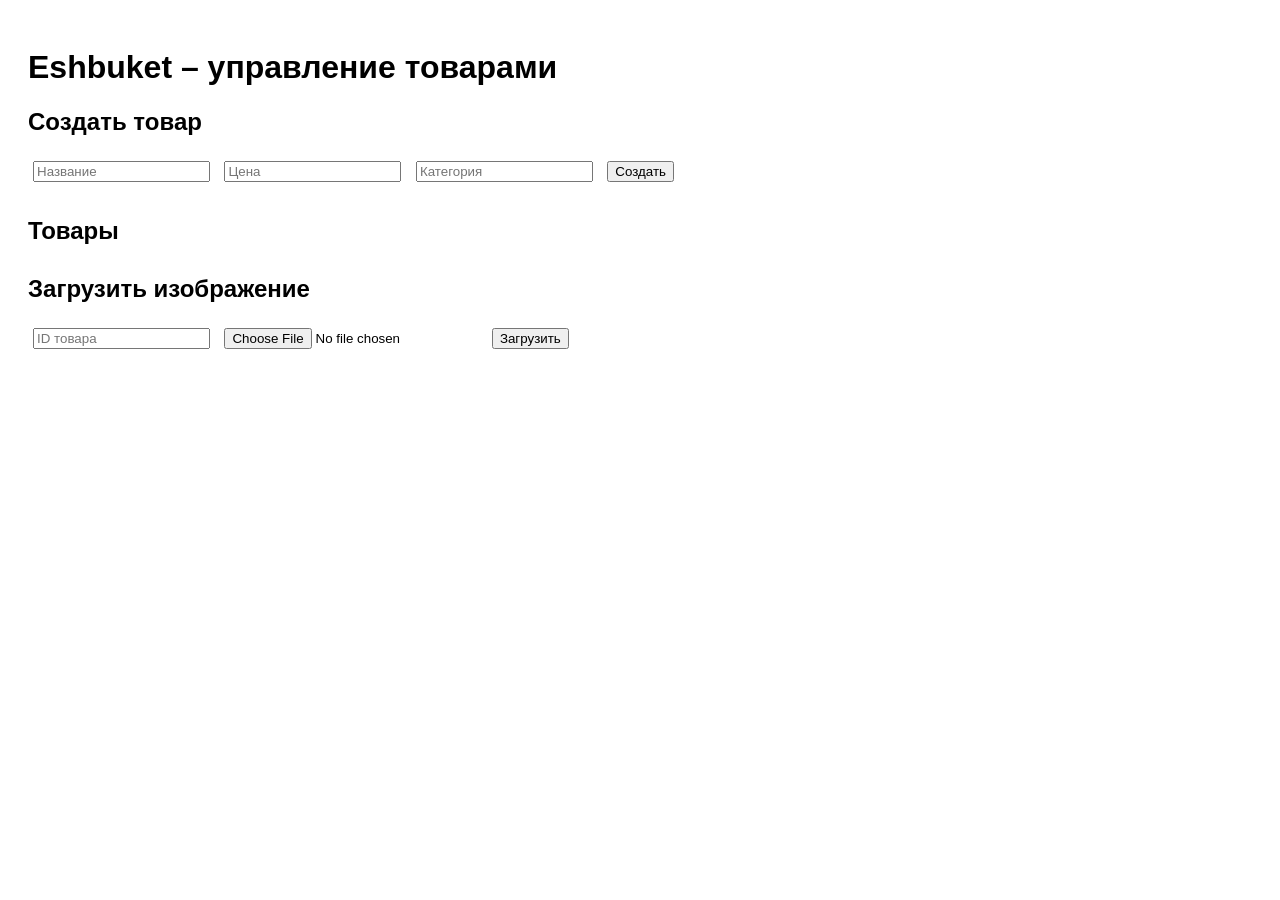
<file: frontend/index.html>
<!DOCTYPE html>
<html lang="ru">
<head>
  <meta charset="UTF-8" />
  <title>Eshbuket Admin</title>
  <link rel="stylesheet" href="styles.css" />
</head>
<body>
  <h1>Eshbuket – управление товарами</h1>

  <section>
    <h2>Создать товар</h2>
    <input id="name" placeholder="Название" />
    <input id="price" placeholder="Цена" type="number" />
    <input id="category" placeholder="Категория" />
    <button onclick="createProduct()">Создать</button>
  </section>

  <section>
    <h2>Товары</h2>
    <ul id="products"></ul>
  </section>

  <section>
    <h2>Загрузить изображение</h2>
    <input id="productId" placeholder="ID товара" />
    <input id="image" type="file" />
    <button onclick="uploadImage()">Загрузить</button>
    <div id="preview"></div>
  </section>

  <script src="app.js"></script>
</body>
</html>
</file>
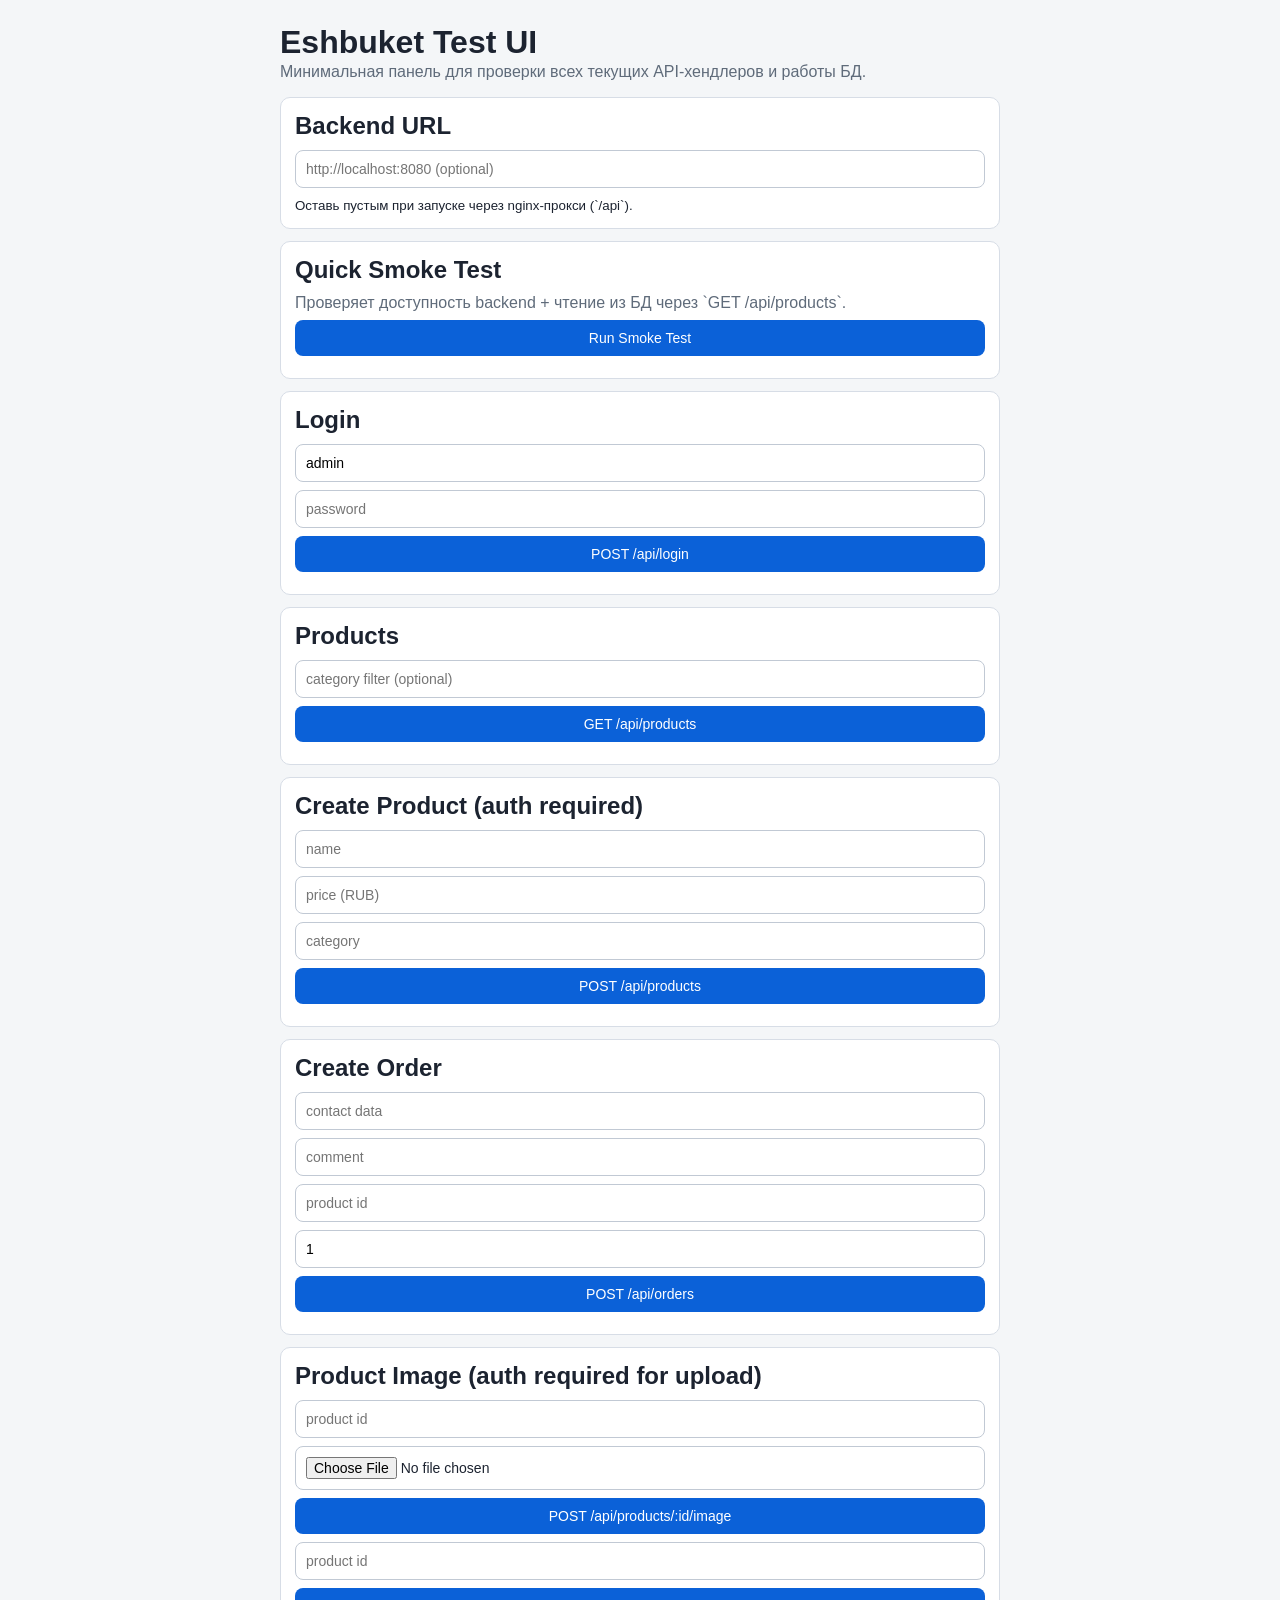
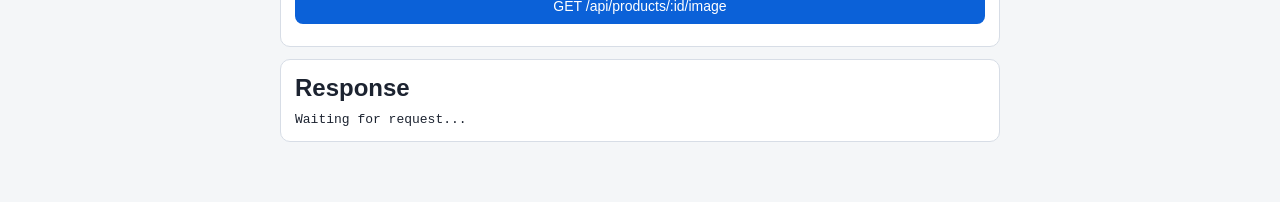
<file: frontend/static/index.html>
﻿<!doctype html>
<html lang="ru">
<head>
  <meta charset="UTF-8">
  <meta name="viewport" content="width=device-width, initial-scale=1.0">
  <title>Eshbuket Frontend</title>
  <link rel="stylesheet" href="./styles.css">
</head>
<body>
  <main class="container">
    <h1>Eshbuket Test UI</h1>
    <p class="hint">Минимальная панель для проверки всех текущих API-хендлеров и работы БД.</p>

    <section class="card">
      <h2>Backend URL</h2>
      <input id="baseUrl" type="text" value="" placeholder="http://localhost:8080 (optional)" />
      <small>Оставь пустым при запуске через nginx-прокси (`/api`).</small>
    </section>

    <section class="card">
      <h2>Quick Smoke Test</h2>
      <p class="muted">Проверяет доступность backend + чтение из БД через `GET /api/products`.</p>
      <button id="smokeBtn" type="button">Run Smoke Test</button>
    </section>

    <section class="card">
      <h2>Login</h2>
      <form id="loginForm">
        <input id="login" type="text" placeholder="login" value="admin" required />
        <input id="password" type="password" placeholder="password" required />
        <button type="submit">POST /api/login</button>
      </form>
    </section>

    <section class="card">
      <h2>Products</h2>
      <form id="productsFilterForm">
        <input id="productsCategory" type="text" placeholder="category filter (optional)" />
        <button id="loadProductsBtn" type="submit">GET /api/products</button>
      </form>
    </section>

    <section class="card">
      <h2>Create Product (auth required)</h2>
      <form id="createProductForm">
        <input id="productName" type="text" placeholder="name" required />
        <input id="productPrice" type="number" min="1" placeholder="price (RUB)" required />
        <input id="productCategory" type="text" placeholder="category" />
        <button type="submit">POST /api/products</button>
      </form>
    </section>

    <section class="card">
      <h2>Create Order</h2>
      <form id="orderForm">
        <input id="contactData" type="text" placeholder="contact data" required />
        <input id="comment" type="text" placeholder="comment" />
        <input id="productId" type="number" min="1" placeholder="product id" required />
        <input id="quantity" type="number" min="1" value="1" required />
        <button type="submit">POST /api/orders</button>
      </form>
    </section>

    <section class="card">
      <h2>Product Image (auth required for upload)</h2>
      <form id="uploadImageForm">
        <input id="uploadImageProductId" type="number" min="1" placeholder="product id" required />
        <input id="productImageFile" type="file" accept="image/*" required />
        <button type="submit">POST /api/products/:id/image</button>
      </form>

      <form id="viewImageForm">
        <input id="viewImageProductId" type="number" min="1" placeholder="product id" required />
        <button type="submit">GET /api/products/:id/image</button>
      </form>

      <img id="imagePreview" alt="Product image preview" class="preview hidden" />
    </section>

    <section class="card">
      <h2>Response</h2>
      <pre id="output">Waiting for request...</pre>
    </section>
  </main>

  <script src="./app.js"></script>
</body>
</html>
</file>
<file: frontend/styles.css>
body {
  font-family: Arial, sans-serif;
  padding: 20px;
}
section {
  margin-bottom: 30px;
}
input, button {
  margin: 5px;
}
img {
  margin-top: 10px;
  border: 1px solid #ccc;
}
</file>
<file: frontend/static/styles.css>
body {
  margin: 0;
  font-family: "Segoe UI", Tahoma, Geneva, Verdana, sans-serif;
  background: #f4f6f8;
  color: #1c2330;
}

.container {
  max-width: 720px;
  margin: 24px auto;
  padding: 0 12px 24px;
}

.hint {
  margin-top: -8px;
  color: #5f6b7a;
}

.muted {
  margin: 0 0 8px;
  color: #5f6b7a;
}

.card {
  background: #fff;
  border: 1px solid #d7dde6;
  border-radius: 10px;
  padding: 14px;
  margin-bottom: 12px;
}

h1, h2 {
  margin: 0 0 10px;
}

input, button {
  width: 100%;
  box-sizing: border-box;
  margin-bottom: 8px;
  padding: 10px;
  border-radius: 8px;
  border: 1px solid #c1c9d4;
  font-size: 14px;
}

button {
  background: #0b61d8;
  color: #fff;
  border: none;
  cursor: pointer;
}

button:hover {
  background: #084fb3;
}

pre {
  margin: 0;
  white-space: pre-wrap;
  word-break: break-word;
}

.preview {
  width: 100%;
  max-height: 260px;
  object-fit: contain;
  margin-top: 8px;
  border: 1px solid #d7dde6;
  border-radius: 8px;
  background: #f8fafc;
}

.hidden {
  display: none;
}
</file>
